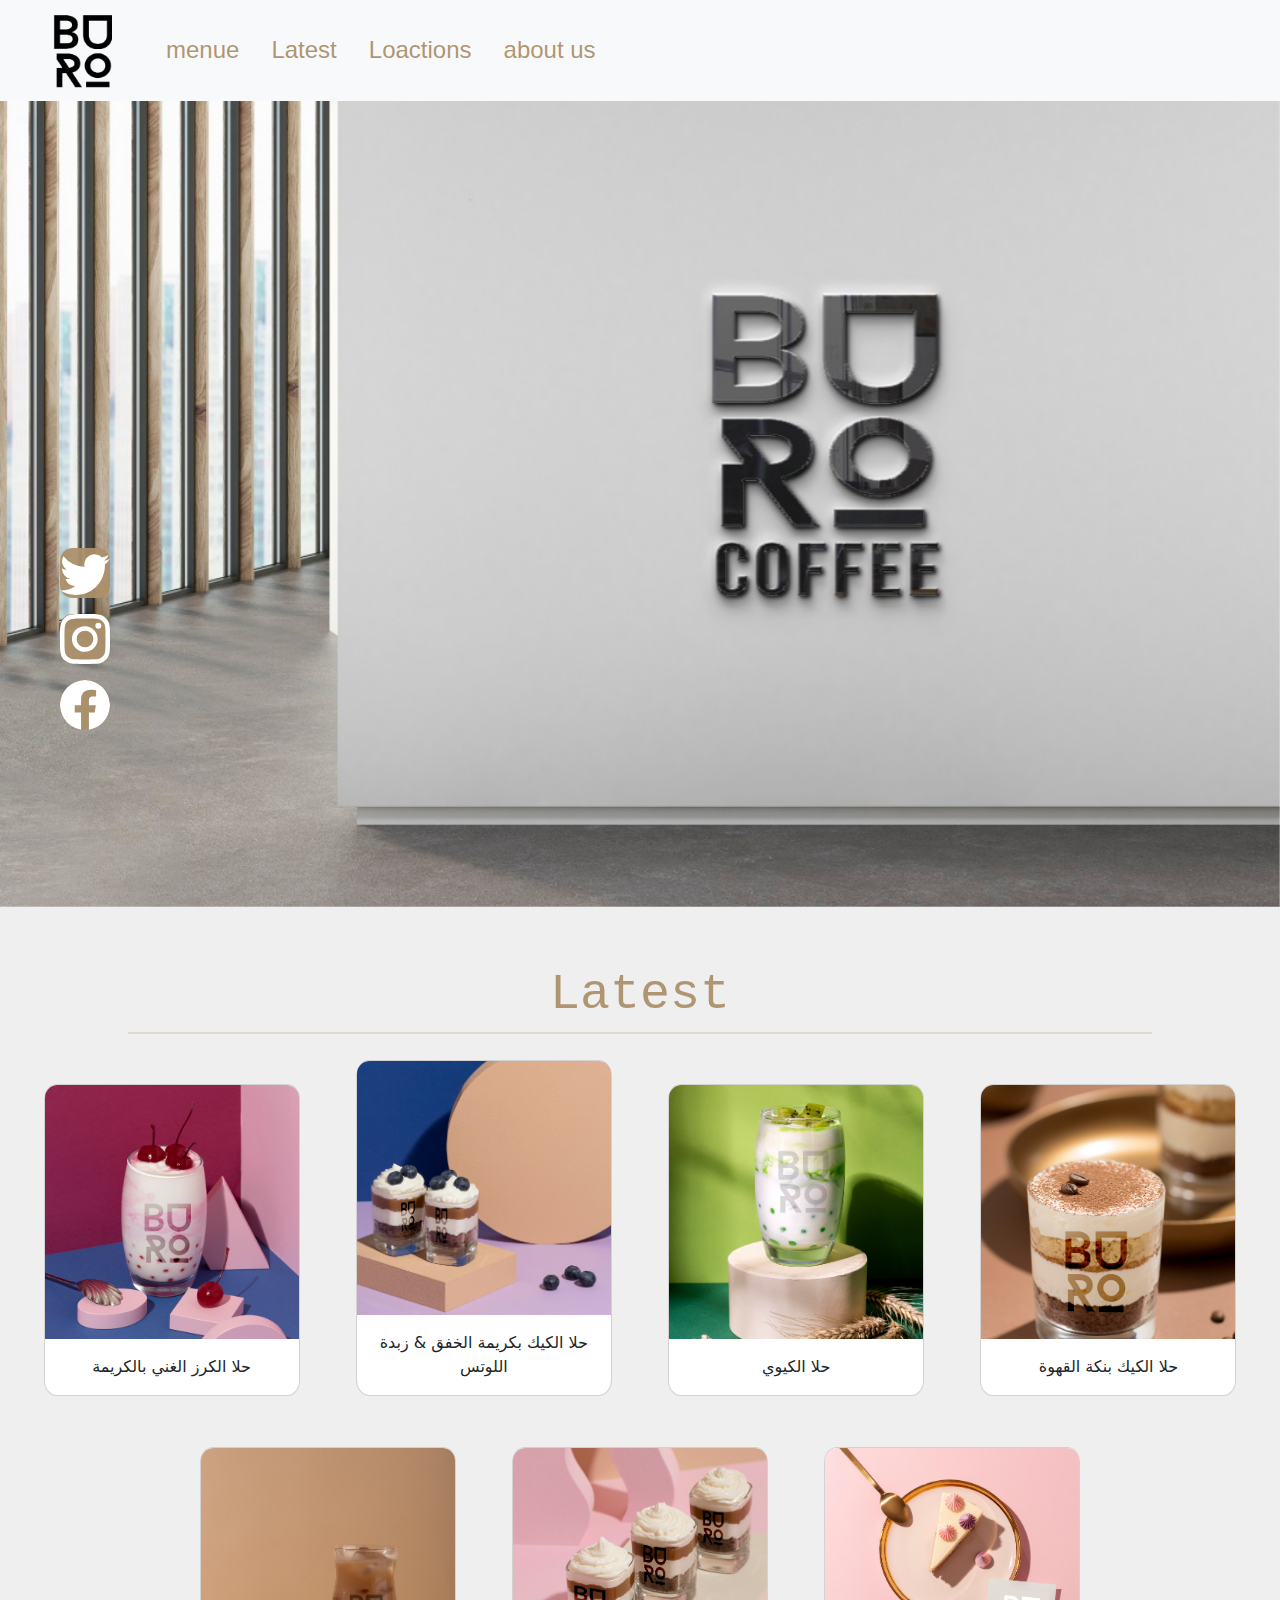
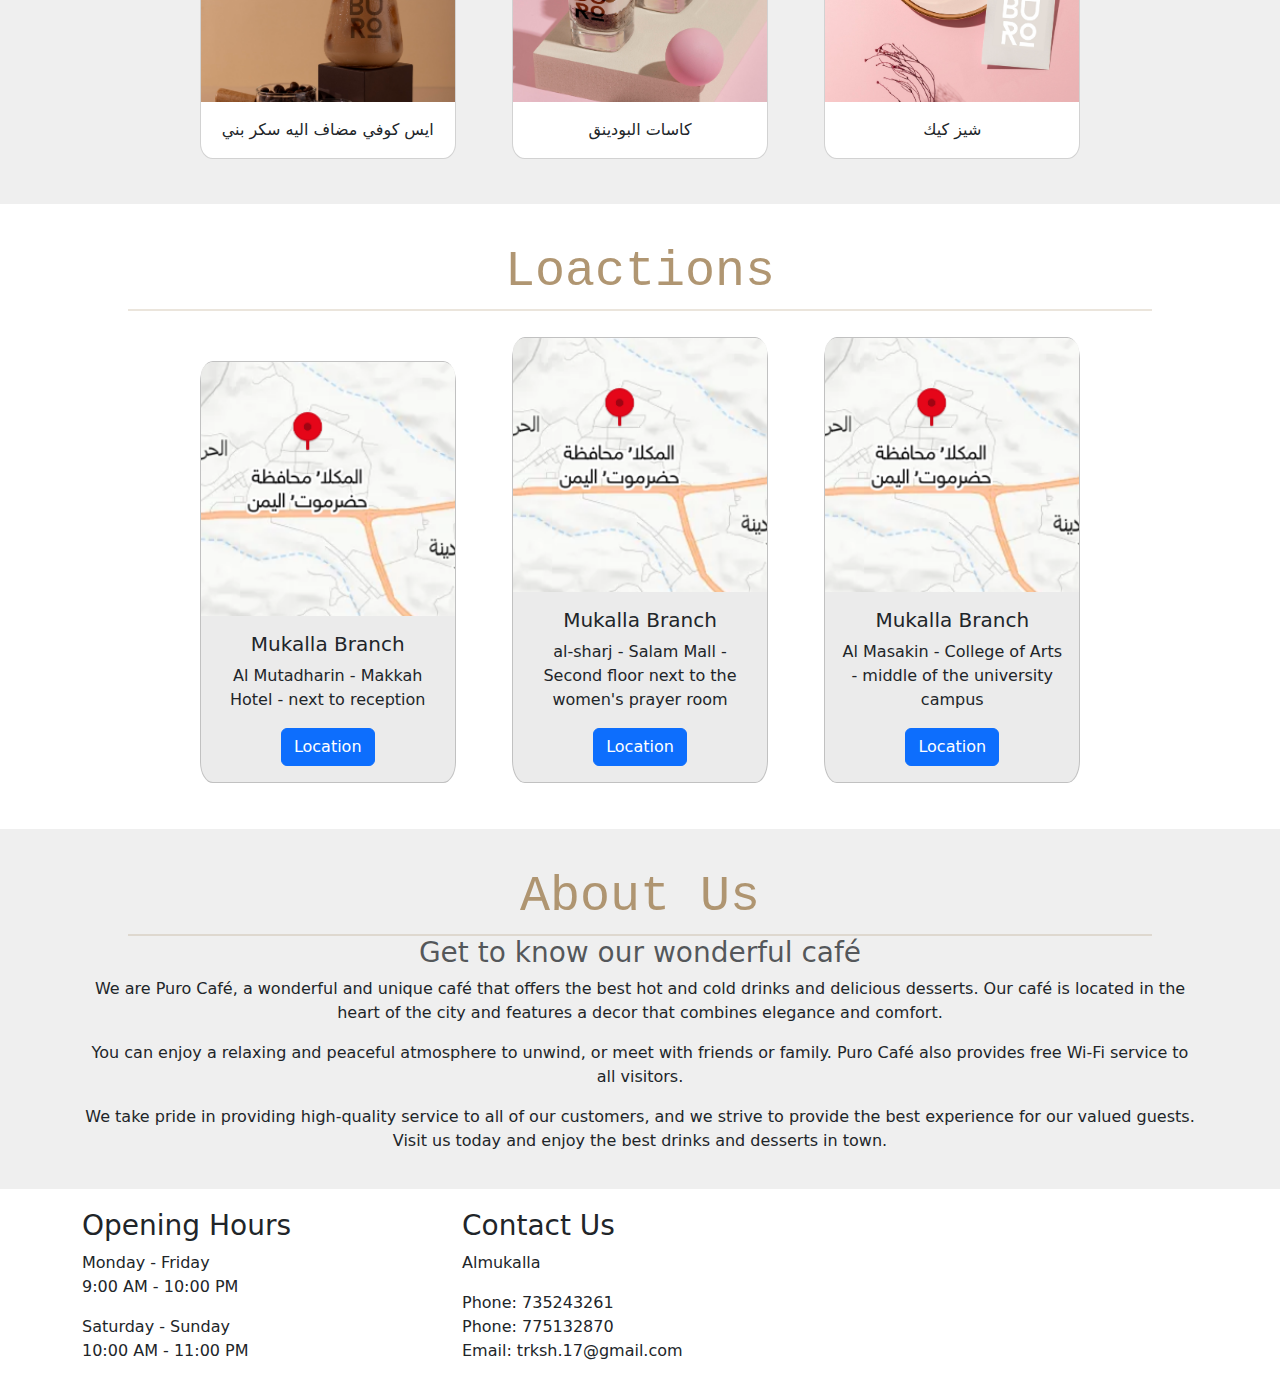
<file: index.html>
<html dir="ltr">
    <head>
        <meta charset="utf-8"/>
        <link rel="stylesheet" href="./assets/bootstrap.min.css" />
        <link rel="stylesheet" href="./assets/home.css" />
    </head>
    <body>
      <section id="first">
        <div id="carouselExampleSlidesOnly" class="carousel slide" data-bs-ride="carousel"  data-bs-interval="5000" >
          <div class="carousel-inner">
            <div class="carousel-item active">
              <img src="images/53.png" class="d-block w-100" alt="...">
            </div>
            <div class="carousel-item ">
              <img src="images/54.png" class="d-block w-100" alt="...">
            </div>
            <div class="carousel-item ">
              <img src="images/52.png" class="d-block w-100" alt="...">
            </div>
        </div>
      </section>


      <nav class="navbar navbar-expand-lg bg-body-tertiary fixed-top"  >
        <div class="container-fluid">
          <a class="navbar-brand" href="#" style="padding-left: 40px;">
            <img id="brf"src="./images/icon.png" alt="...">
          </a>
         <button  class="navbar-toggler" type="button" data-bs-toggle="collapse" data-bs-target="#navbarNavDropdown" aria-controls="navbarNavDropdown" aria-expanded="false" aria-label="Toggle navigation" style="right:3%;position: fixed; top:2%">
           <span class="navbar-toggler-icon"></span>
         </button>
              <div class="collapse navbar-collapse" id="navbarNavDropdown" style="padding-left:30px ;">
                <ul class="navbar-nav  nav-underline">
                  <li class="nav-item">
                    <a class="nav-link" href="food.html">menue</a>
                  </li>
                  <li class="nav-item">
                    <a class="nav-link" href="#news">Latest</a>
                  </li>
                  <li class="nav-item">
                    <a class="nav-link" href="#ourLoaction">Loactions</a>
                  </li>
                  <li class="nav-item">
                    <a class="nav-link" href="#aboutUs">about us</a>
                  </li>
                </ul>

              </div>
            </div>
          </nav>
          <section id="news">
            <header>Latest</header>
            <hr>
            <div class="myCards">
              <div class="card">
                <img src="images/7.png" class="card-img-top" alt="...">
                <div class="card-body">
                  <p class="card-text"> حلا الكرز الغني بالكريمة</p>
                </div>
              </div>

              <div class="card">
                <img src="images/11.png" class="card-img-top" alt="...">
                <div class="card-body">
                  <p class="card-text">حلا الكيك بكريمة الخفق & زبدة اللوتس</p>
                </div>
              </div>

              <div class="card">
                <img src="images/8.png" class="card-img-top" alt="...">
                <div class="card-body">
                  <p class="card-text">حلا الكيوي</p>
                </div>
              </div>

              <div class="card">
                <img src="images/15.png" class="card-img-top" alt="...">
                <div class="card-body">
                  <p class="card-text">حلا الكيك بنكة القهوة</p>
                </div>
              </div>

              <div class="card">
                <img src="images/22.png" class="card-img-top" alt="...">
                <div class="card-body">
                  <p class="card-text">ايس كوفي مضاف اليه سكر بني</p>
                </div>
              </div>

              <div class="card">
                <img src="./images/images/42.png" class="card-img-top" alt="...">
                <div class="card-body">
                  <p class="card-text">كاسات البودينق</p>
                </div>
              </div>

              <div class="card">
                <img src="./images/images/31.png" class="card-img-top" alt="...">
                <div class="card-body">
                  <p class="card-text">شيز كيك</p>
                </div>
              </div>



            </div> 


          </section>
          <section id="ourLoaction">
            <header>Loactions</header>
            <hr>
            <div class="myCards">
              <div class="card">
                <img src="images/location.png" class="card-img-top" alt="...">
                <div class="card-body">
                  <h5 class="card-title">Mukalla Branch</h5>
                  <p class="card-text">Al Mutadharin - Makkah Hotel - next to reception</p>
                  <a href="https://www.bing.com/maps?q=%D8%A7%D9%84%D9%85%D9%83%D9%84%D8%A7&satid=id.sid%3A38933ad2-7811-6585-aa1f-06fa0da9410a" target="_blank" class="btn btn-primary">Location</a>
                </div>
              </div>
              <div class="card">
                <img src="images/location.png" class="card-img-top" alt="...">
                <div class="card-body">
                  <h5 class="card-title">Mukalla Branch</h5>
                  <p class="card-text">al-sharj - Salam Mall - Second floor next to the women's prayer room</p>
                  <a href="https://www.bing.com/maps?q=%D8%A7%D9%84%D9%85%D9%83%D9%84%D8%A7&satid=id.sid%3A38933ad2-7811-6585-aa1f-06fa0da9410a" target="_blank" class="btn btn-primary">Location</a>
                </div>
              </div>
              <div class="card">
                <img src="images/location.png" class="card-img-top" alt="...">
                <div class="card-body">
                  <h5 class="card-title">Mukalla Branch</h5>
                  <p class="card-text">Al Masakin - College of Arts - middle of the university campus</p>
                  <a href="https://www.bing.com/maps?q=%D8%A7%D9%84%D9%85%D9%83%D9%84%D8%A7&satid=id.sid%3A38933ad2-7811-6585-aa1f-06fa0da9410a" target="_blank" class="btn btn-primary">Location</a>
                </div>
              </div>
            </div>
          </section>
          <section id="aboutUs">
            <header>About Us </header>
            <hr>
            <div class="container">
              <div class="row">
                <div class="col-lg-12 text-center">
                  <h3 class="section-subheading text-muted">Get to know our wonderful café</h3>
                </div>
              </div>
              <div class="row">
                <div class="col-lg-12">
                  <p>We are Puro Café, a wonderful and unique café that offers the best hot and cold drinks and delicious desserts. Our café is located in the heart of the city and features a decor that combines elegance and comfort.</p>
                  <p>You can enjoy a relaxing and peaceful atmosphere to unwind, or meet with friends or family. Puro Café also provides free Wi-Fi service to all visitors.</p>
                  <p>We take pride in providing high-quality service to all of our customers, and we strive to provide the best experience for our valued guests. Visit us today and enjoy the best drinks and desserts in town.</p>
                </div>
              </div>
            </div>
          </section>
          <nav class="nav flex-column itm " dir="ltr"  style="position: fixed; top: 0; left: 0; right: 0; z-index: 9999;">
            <div class=" navbar-nav" style="position: fixed; top : 60%">
            <a class="nav-link active" aria-current="page" href="https://twitter.com/" target="_blank"><svg xmlns="http://www.w3.org/2000/svg"  width="50px" height="50px" fill="currentColor" class="bi bi-twitter" viewBox="0 0 16 16">
              <path d="M5.026 15c6.038 0 9.341-5.003 9.341-9.334 0-.14 0-.282-.006-.422A6.685 6.685 0 0 0 16 3.542a6.658 6.658 0 0 1-1.889.518 3.301 3.301 0 0 0 1.447-1.817 6.533 6.533 0 0 1-2.087.793A3.286 3.286 0 0 0 7.875 6.03a9.325 9.325 0 0 1-6.767-3.429 3.289 3.289 0 0 0 1.018 4.382A3.323 3.323 0 0 1 .64 6.575v.045a3.288 3.288 0 0 0 2.632 3.218 3.203 3.203 0 0 1-.865.115 3.23 3.23 0 0 1-.614-.057 3.283 3.283 0 0 0 3.067 2.277A6.588 6.588 0 0 1 .78 13.58a6.32 6.32 0 0 1-.78-.045A9.344 9.344 0 0 0 5.026 15z"/>
            </svg></a>
            <a class="nav-link" href="https://www.instagram.com/" target="_blank"><svg xmlns="http://www.w3.org/2000/svg"   width="50px" height="50px" fill="currentColor" class="bi bi-instagram" viewBox="0 0 16 16">
              <path d="M8 0C5.829 0 5.556.01 4.703.048 3.85.088 3.269.222 2.76.42a3.917 3.917 0 0 0-1.417.923A3.927 3.927 0 0 0 .42 2.76C.222 3.268.087 3.85.048 4.7.01 5.555 0 5.827 0 8.001c0 2.172.01 2.444.048 3.297.04.852.174 1.433.372 1.942.205.526.478.972.923 1.417.444.445.89.719 1.416.923.51.198 1.09.333 1.942.372C5.555 15.99 5.827 16 8 16s2.444-.01 3.298-.048c.851-.04 1.434-.174 1.943-.372a3.916 3.916 0 0 0 1.416-.923c.445-.445.718-.891.923-1.417.197-.509.332-1.09.372-1.942C15.99 10.445 16 10.173 16 8s-.01-2.445-.048-3.299c-.04-.851-.175-1.433-.372-1.941a3.926 3.926 0 0 0-.923-1.417A3.911 3.911 0 0 0 13.24.42c-.51-.198-1.092-.333-1.943-.372C10.443.01 10.172 0 7.998 0h.003zm-.717 1.442h.718c2.136 0 2.389.007 3.232.046.78.035 1.204.166 1.486.275.373.145.64.319.92.599.28.28.453.546.598.92.11.281.24.705.275 1.485.039.843.047 1.096.047 3.231s-.008 2.389-.047 3.232c-.035.78-.166 1.203-.275 1.485a2.47 2.47 0 0 1-.599.919c-.28.28-.546.453-.92.598-.28.11-.704.24-1.485.276-.843.038-1.096.047-3.232.047s-2.39-.009-3.233-.047c-.78-.036-1.203-.166-1.485-.276a2.478 2.478 0 0 1-.92-.598 2.48 2.48 0 0 1-.6-.92c-.109-.281-.24-.705-.275-1.485-.038-.843-.046-1.096-.046-3.233 0-2.136.008-2.388.046-3.231.036-.78.166-1.204.276-1.486.145-.373.319-.64.599-.92.28-.28.546-.453.92-.598.282-.11.705-.24 1.485-.276.738-.034 1.024-.044 2.515-.045v.002zm4.988 1.328a.96.96 0 1 0 0 1.92.96.96 0 0 0 0-1.92zm-4.27 1.122a4.109 4.109 0 1 0 0 8.217 4.109 4.109 0 0 0 0-8.217zm0 1.441a2.667 2.667 0 1 1 0 5.334 2.667 2.667 0 0 1 0-5.334z"/>
            </svg></a>
            <a class="nav-link" href="https://ar-ar.facebook.com/" target="_blank" ><svg xmlns="http://www.w3.org/2000/svg" style="border-radius:50% ;" width="50px" height="50px" fill="currentColor" class="bi bi-facebook" viewBox="0 0 16 16" >
              <path d="M16 8.049c0-4.446-3.582-8.05-8-8.05C3.58 0-.002 3.603-.002 8.05c0 4.017 2.926 7.347 6.75 7.951v-5.625h-2.03V8.05H6.75V6.275c0-2.017 1.195-3.131 3.022-3.131.876 0 1.791.157 1.791.157v1.98h-1.009c-.993 0-1.303.621-1.303 1.258v1.51h2.218l-.354 2.326H9.25V16c3.824-.604 6.75-3.934 6.75-7.951z"/>
            </svg></a>
            </div>
          </nav>

          <section id="footer">
            <footer >
              <div class="container">
                <div class="row">
                  <div class="col-md-4">
                    <h3>Opening Hours</h3>
                    <p>Monday - Friday<br>9:00 AM - 10:00 PM</p>
                    <p>Saturday - Sunday<br>10:00 AM - 11:00 PM</p>
                  </div>
                  <div class="col-md-4">
                    <h3>Contact Us</h3>
                    <p>Almukalla</p>
                    <p>Phone: 735243261<br>Phone: 775132870 <br>Email: trksh.17@gmail.com</p>
                  </div>
                </div>
              </div>
            </footer>
          </section>
        <script src="./assets/bootstrap.bundle.min.js"></script>
    </body>
</html>
</file>
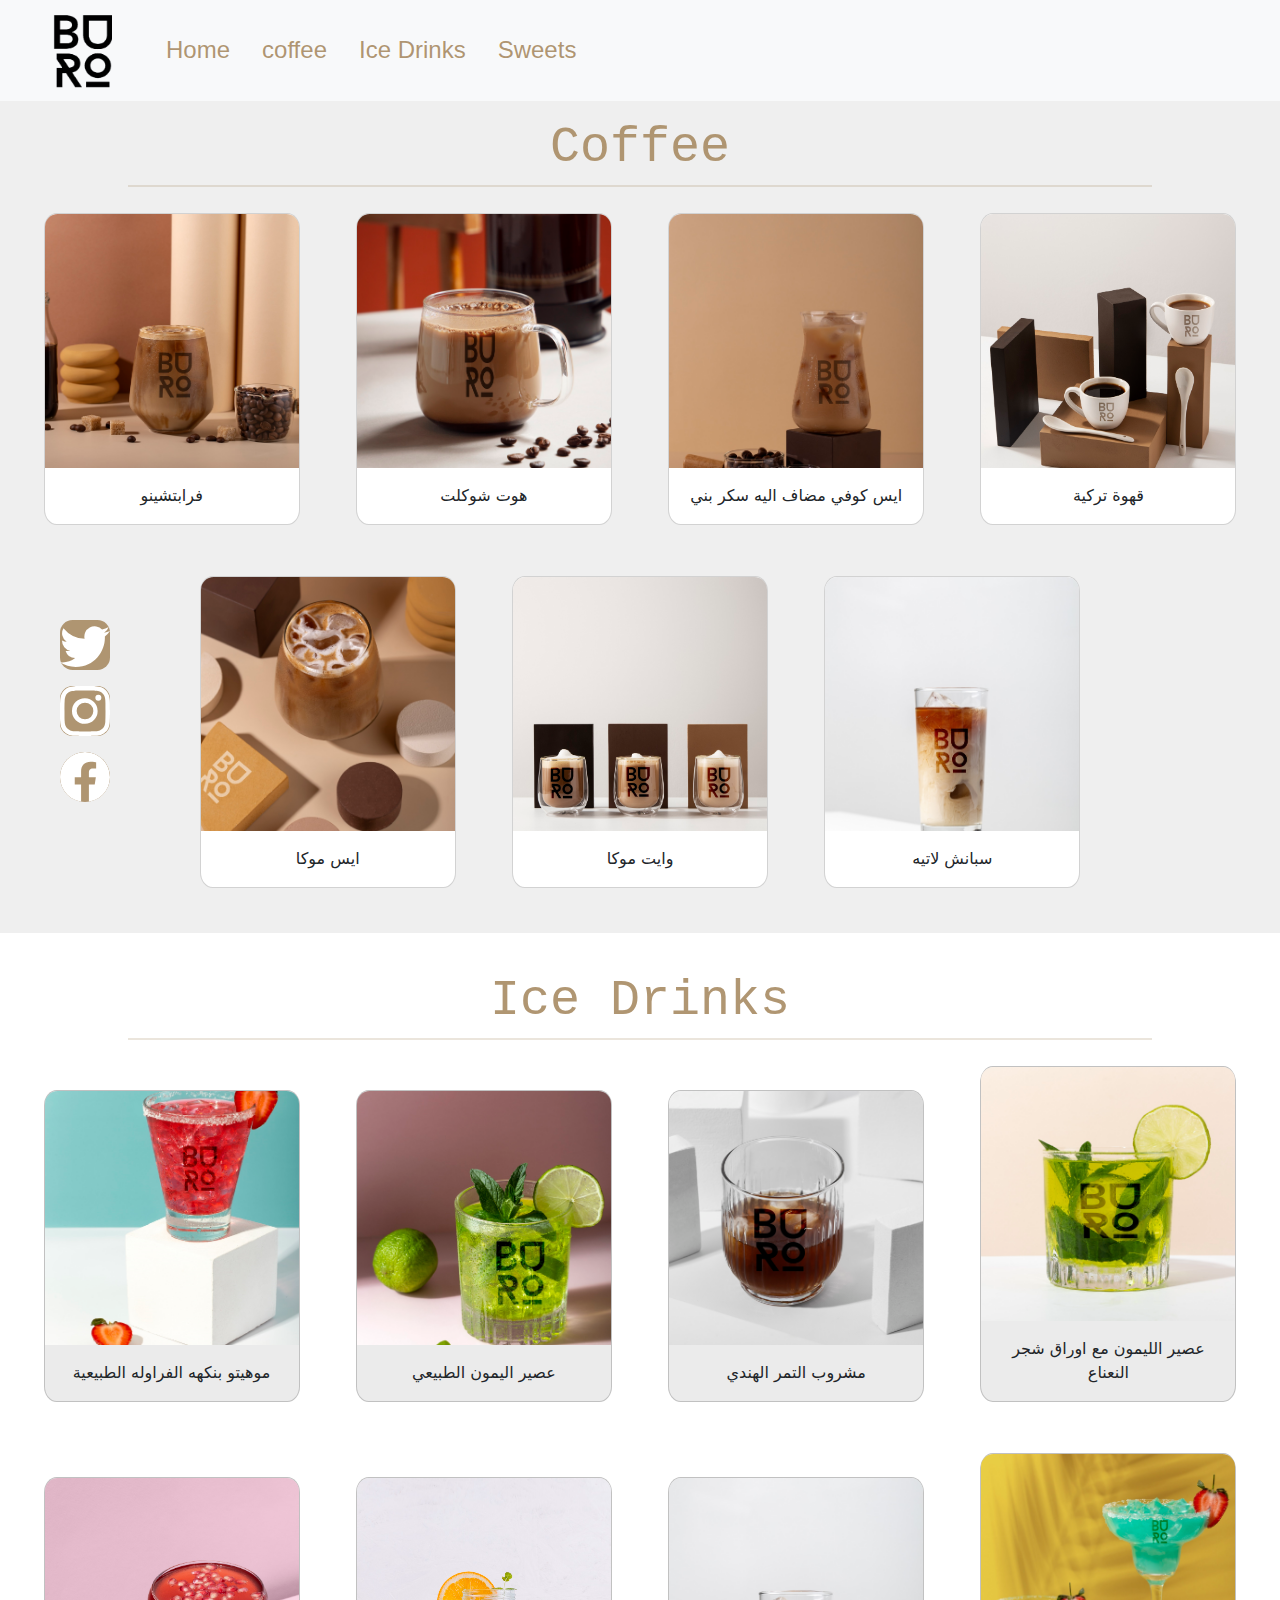
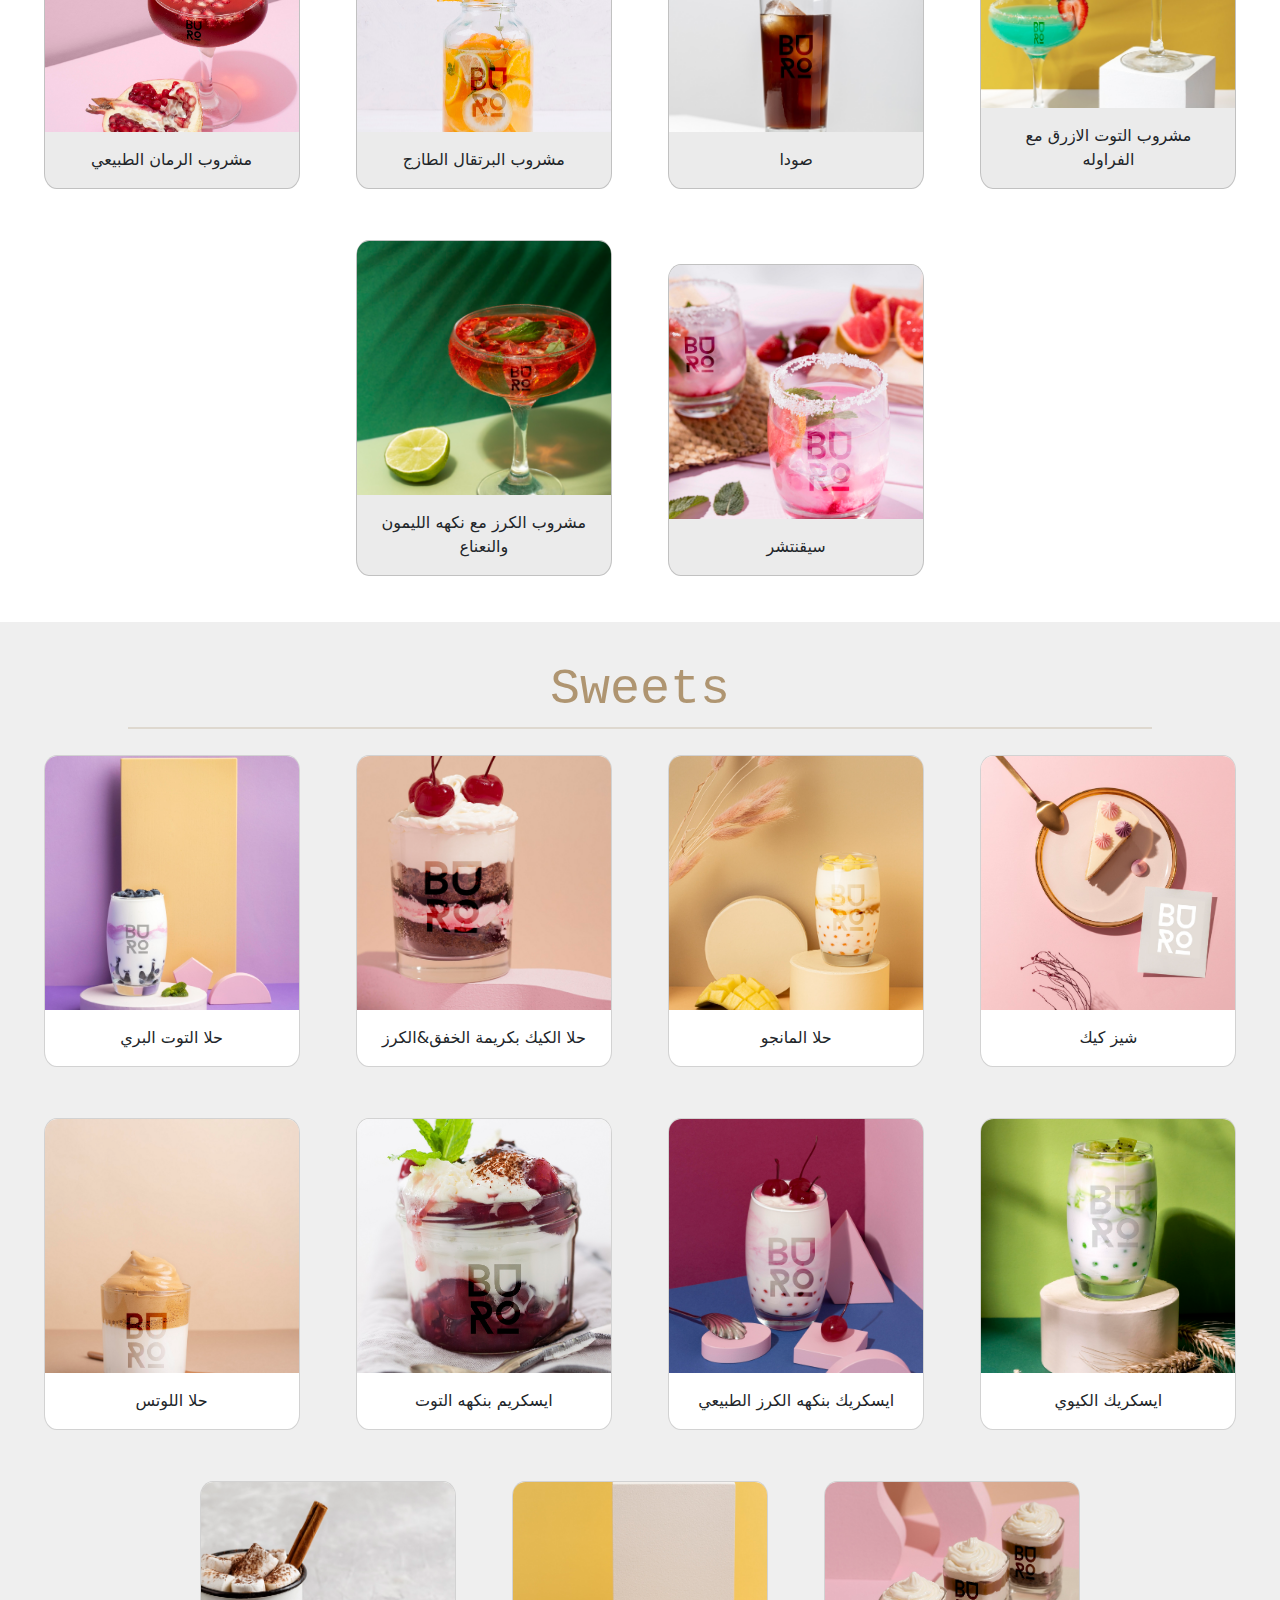
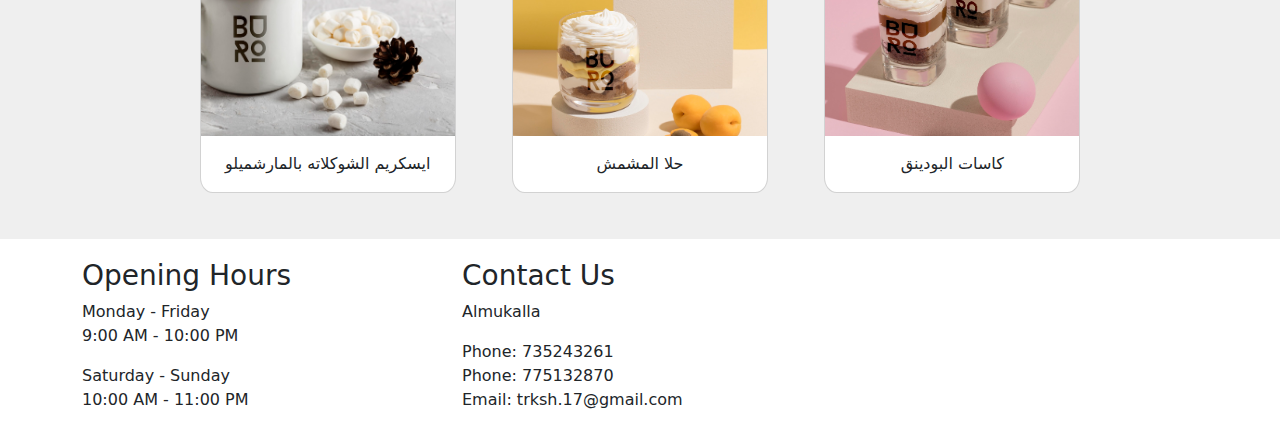
<file: food.html>
<html dir="ltr">
    <head>
        <meta charset="utf-8"/>
        <link rel="stylesheet" href="./assets/bootstrap.min.css" />
        <link rel="stylesheet" href="./assets/home.css" />
    </head>
    <body>
      
      <nav class="navbar navbar-expand-lg bg-body-tertiary fixed-top"  >
        <div class="container-fluid">
          <a class="navbar-brand" href="#" style="padding-left: 40px;">
            <img id="brf"src="./images/icon.png" alt="...">
          </a>
         <button  class="navbar-toggler" type="button" data-bs-toggle="collapse" data-bs-target="#navbarNavDropdown" aria-controls="navbarNavDropdown" aria-expanded="false" aria-label="Toggle navigation" style="right:3%;position: fixed; top:2%">
           <span class="navbar-toggler-icon"></span>
         </button>
              <div class="collapse navbar-collapse" id="navbarNavDropdown" style="padding-left:30px ;">
                <ul class="navbar-nav  nav-underline">
                  <li class="nav-item">
                    <a class="nav-link" href="index.html">Home</a>
                  </li>
                  <li class="nav-item">
                    <a class="nav-link" href="#coffee">coffee</a>
                  </li>
                  <li class="nav-item">
                    <a class="nav-link" href="#ourLoaction">Ice Drinks</a>
                  </li>
                  <li class="nav-item">
                    <a class="nav-link" href="#food">Sweets</a>
                  </li>
                </ul>
              </div>
            </div>
        </nav>
        <section id="coffee" class="coffee">
          <header>Coffee</header>
          <hr>
          <div class="myCards">
              <div class="card">
                <img src="images/coffee/19.png" class="card-img-top" alt="...">
                <div class="card-body">
                  <p class="card-text">فرابتشينو</p>
                </div>
              </div>

              <div class="card">
                <img src="images/coffee/21.png" class="card-img-top" alt="...">
                <div class="card-body">
                  <p class="card-text">هوت شوكلت</p>
                </div>
              </div>

              <div class="card">
                <img src="images/coffee/22.png" class="card-img-top" alt="...">
                <div class="card-body">
                  <p class="card-text">ايس كوفي مضاف اليه سكر بني</p>
                </div>
              </div>

              <div class="card">
                  <img src="images/coffee/25.png"class="card-img-top" alt="...">
                  <div class="card-body">
                    <p class="card-text">قهوة تركية</p>
                  </div>
                </div>

                <div class="card">
                  <img src="images/coffee/27.png" class="card-img-top" alt="...">
                  <div class="card-body">
                    <p class="card-text">ايس موكا</p>
                  </div>
                </div>
  
                <div class="card">
                  <img src="images/coffee/34.png" class="card-img-top" alt="...">
                  <div class="card-body">
                    <p class="card-text">وايت موكا</p>
                  </div>
                </div>

                <div class="card">
                  <img src="images/coffee/35.png" class="card-img-top" alt="...">
                  <div class="card-body">
                    <p class="card-text">سبانش لاتيه</p>
                  </div>
                </div>
  
          </div> 
      </section>

      <section id="ourLoaction">
          <header>Ice Drinks</header>
          <hr>
          <div class="myCards">
              <div class="card">
                <img src="images/drink/16.png" class="card-img-top" alt="...">
                <div class="card-body">
                  <p class="card-text">موهيتو بنكهه الفراوله الطبيعية</p>
                </div>
              </div>
              <div class="card">
                <img src="images/drink/17.png" class="card-img-top" alt="...">
                <div class="card-body">
                  <p class="card-text">عصير اليمون الطبيعي </p>
                </div>
              </div>

              <div class="card">
                <img src="images/drink/20.png" class="card-img-top" alt="...">
                <div class="card-body">
                  <p class="card-text">مشروب التمر الهندي </p>
                </div>
              </div>

              <div class="card">
                <img src="images/drink/28.png" class="card-img-top" alt="...">
                <div class="card-body">
                  <p class="card-text">عصير الليمون مع اوراق شجر النعناع</p>
                </div>
              </div>

              <div class="card">
                  <img src="images/drink/30.png" class="card-img-top" alt="...">
                  <div class="card-body">
                    <p class="card-text"> مشروب الرمان الطبيعي </p>
                  </div>
                </div>
              <div class="card">
                  <img src="images/drink/32.png" class="card-img-top" alt="...">
                  <div class="card-body">
                    <p class="card-text">مشروب البرتقال الطازج </p>
                  </div>
                </div>
              <div class="card">
                  <img src="images/drink/33.png" class="card-img-top" alt="...">
                  <div class="card-body">
                    <p class="card-text">صودا </p>
                  </div>
                </div>
              <div class="card">
                  <img src="images/drink/38.png" class="card-img-top" alt="...">
                  <div class="card-body">
                    <p class="card-text">مشروب التوت الازرق مع الفراوله</p>
                  </div>
                </div>
              <div class="card">
                  <img src="images/drink/39.png" class="card-img-top" alt="...">
                  <div class="card-body">
                    <p class="card-text"> مشروب الكرز مع نكهه الليمون والنعناع</p>
                  </div>
                </div>
              <div class="card">
                  <img src="images/drink/41.png" class="card-img-top" alt="...">
                  <div class="card-body">
                    <p class="card-text"> سيقنتشر </p>
                  </div>
                </div>
              
          
          
          </div>

      </section>
      <section id="food">
          <header>Sweets</header>
          <hr>
          <div class="myCards">
              <div class="card">
                <img src="./images/images/1.png" class="card-img-top" alt="...">
                <div class="card-body">
                  <p class="card-text">حلا التوت البري</p>
                </div>
              </div>
              <div class="card">
                <img src="./images/images/2.png" class="card-img-top" alt="...">
                <div class="card-body">
                  <p class="card-text">حلا الكيك بكريمة الخفق&الكرز</p>
                </div>
              </div>

              <div class="card">
                <img src="./images/images/3.png" class="card-img-top" alt="...">
                <div class="card-body">
                  <p class="card-text">حلا المانجو</p>
                </div>
              </div>

              <div class="card">
                <img src="./images/images/31.png" class="card-img-top" alt="...">
                <div class="card-body">
                  <p class="card-text">شيز كيك</p>
                </div>
              </div>

              <div class="card">
                <img src="./images/images/5.png" class="card-img-top" alt="...">
                <div class="card-body">
                  <p class="card-text">حلا اللوتس</p>
                </div>
              </div>

              <div class="card">
                  <img src="./images/images/6.png" class="card-img-top" alt="...">
                  <div class="card-body">
                    <p class="card-text"> ايسكريم بنكهه التوت </p>
                  </div>
                </div>
          
                <div class="card">
                  <img src="./images/images/7.png" class="card-img-top" alt="...">
                  <div class="card-body">
                    <p class="card-text"> ايسكريك بنكهه الكرز الطبيعي</p>
                  </div>
                </div>
          
                <div class="card">
                  <img src="./images/images/8.png" class="card-img-top" alt="...">
                  <div class="card-body">
                    <p class="card-text"> ايسكريك الكيوي </p>
                  </div>
                </div>

                <div class="card">
                  <img src="./images/images/26.png" class="card-img-top" alt="...">
                  <div class="card-body">
                    <p class="card-text">ايسكريم الشوكلاته بالمارشميلو</p>
                  </div>
                </div>

                <div class="card">
                  <img src="./images/images/10.png" class="card-img-top" alt="...">
                  <div class="card-body">
                    <p class="card-text">حلا المشمش</p>
                  </div>
                </div>

                <div class="card">
                  <img src="./images/images/42.png" class="card-img-top" alt="...">
                  <div class="card-body">
                    <p class="card-text"> كاسات البودينق</p>
                  </div>
                </div>
          </div>
      </section>
          <nav class="nav flex-column itm " dir="ltr">
            <div class="navbar-nav" style="position: fixed; bottom: 10%">
            <a class="nav-link active" aria-current="page" href="https://twitter.com/" target="_blank"><svg xmlns="http://www.w3.org/2000/svg"  width="50px" height="50px" fill="currentColor" class="bi bi-twitter" viewBox="0 0 16 16">
              <path d="M5.026 15c6.038 0 9.341-5.003 9.341-9.334 0-.14 0-.282-.006-.422A6.685 6.685 0 0 0 16 3.542a6.658 6.658 0 0 1-1.889.518 3.301 3.301 0 0 0 1.447-1.817 6.533 6.533 0 0 1-2.087.793A3.286 3.286 0 0 0 7.875 6.03a9.325 9.325 0 0 1-6.767-3.429 3.289 3.289 0 0 0 1.018 4.382A3.323 3.323 0 0 1 .64 6.575v.045a3.288 3.288 0 0 0 2.632 3.218 3.203 3.203 0 0 1-.865.115 3.23 3.23 0 0 1-.614-.057 3.283 3.283 0 0 0 3.067 2.277A6.588 6.588 0 0 1 .78 13.58a6.32 6.32 0 0 1-.78-.045A9.344 9.344 0 0 0 5.026 15z"/>
            </svg></a>
            <a class="nav-link" href="https://www.instagram.com/" target="_blank"><svg xmlns="http://www.w3.org/2000/svg"   width="50px" height="50px" fill="currentColor" class="bi bi-instagram" viewBox="0 0 16 16">
              <path d="M8 0C5.829 0 5.556.01 4.703.048 3.85.088 3.269.222 2.76.42a3.917 3.917 0 0 0-1.417.923A3.927 3.927 0 0 0 .42 2.76C.222 3.268.087 3.85.048 4.7.01 5.555 0 5.827 0 8.001c0 2.172.01 2.444.048 3.297.04.852.174 1.433.372 1.942.205.526.478.972.923 1.417.444.445.89.719 1.416.923.51.198 1.09.333 1.942.372C5.555 15.99 5.827 16 8 16s2.444-.01 3.298-.048c.851-.04 1.434-.174 1.943-.372a3.916 3.916 0 0 0 1.416-.923c.445-.445.718-.891.923-1.417.197-.509.332-1.09.372-1.942C15.99 10.445 16 10.173 16 8s-.01-2.445-.048-3.299c-.04-.851-.175-1.433-.372-1.941a3.926 3.926 0 0 0-.923-1.417A3.911 3.911 0 0 0 13.24.42c-.51-.198-1.092-.333-1.943-.372C10.443.01 10.172 0 7.998 0h.003zm-.717 1.442h.718c2.136 0 2.389.007 3.232.046.78.035 1.204.166 1.486.275.373.145.64.319.92.599.28.28.453.546.598.92.11.281.24.705.275 1.485.039.843.047 1.096.047 3.231s-.008 2.389-.047 3.232c-.035.78-.166 1.203-.275 1.485a2.47 2.47 0 0 1-.599.919c-.28.28-.546.453-.92.598-.28.11-.704.24-1.485.276-.843.038-1.096.047-3.232.047s-2.39-.009-3.233-.047c-.78-.036-1.203-.166-1.485-.276a2.478 2.478 0 0 1-.92-.598 2.48 2.48 0 0 1-.6-.92c-.109-.281-.24-.705-.275-1.485-.038-.843-.046-1.096-.046-3.233 0-2.136.008-2.388.046-3.231.036-.78.166-1.204.276-1.486.145-.373.319-.64.599-.92.28-.28.546-.453.92-.598.282-.11.705-.24 1.485-.276.738-.034 1.024-.044 2.515-.045v.002zm4.988 1.328a.96.96 0 1 0 0 1.92.96.96 0 0 0 0-1.92zm-4.27 1.122a4.109 4.109 0 1 0 0 8.217 4.109 4.109 0 0 0 0-8.217zm0 1.441a2.667 2.667 0 1 1 0 5.334 2.667 2.667 0 0 1 0-5.334z"/>
            </svg></a>
            <a class="nav-link" href="https://ar-ar.facebook.com/" target="_blank"><svg xmlns="http://www.w3.org/2000/svg" style="border-radius:50% ;" width="50px" height="50px" fill="currentColor" class="bi bi-facebook" viewBox="0 0 16 16" >
              <path d="M16 8.049c0-4.446-3.582-8.05-8-8.05C3.58 0-.002 3.603-.002 8.05c0 4.017 2.926 7.347 6.75 7.951v-5.625h-2.03V8.05H6.75V6.275c0-2.017 1.195-3.131 3.022-3.131.876 0 1.791.157 1.791.157v1.98h-1.009c-.993 0-1.303.621-1.303 1.258v1.51h2.218l-.354 2.326H9.25V16c3.824-.604 6.75-3.934 6.75-7.951z"/>
            </svg></a>
            </div>
          </nav>
          
          <section id="footer">
            <footer >
              <div class="container">
                <div class="row">
                  <div class="col-md-4">
                    <h3>Opening Hours</h3>
                    <p>Monday - Friday<br>9:00 AM - 10:00 PM</p>
                    <p>Saturday - Sunday<br>10:00 AM - 11:00 PM</p>
                  </div>
                  <div class="col-md-4">
                    <h3>Contact Us</h3>
                    <p>Almukalla</p>
                    <p>Phone: 735243261<br>Phone: 775132870 <br>Email: trksh.17@gmail.com</p>
                  </div>
                </div>
              </div>
            </footer>
          </section>
        <script src="./assets/bootstrap.bundle.min.js"></script>
    </body>
</html>
</file>
<file: assets/home.css>
body{
    background-color:rgb(239, 239, 239);
}
header{
    text-align: center;
    padding: 10px 10px 0px 10px;
    color: rgba(171, 143, 105, 0.943);
    font-size: 50px;
    font-family:'Courier New', Courier, monospace;
}
.fixed-top{
    font-size: 24px;
}
hr{
    color: rgba(171, 143, 105, 0.943);
    align-items: center;
    height: 2px;
    border: none;
    background-color: rgba(171, 143, 105, 0.943);
    width: 80%;
    margin: auto;
    
}
.myCards .card {
    border-radius: 5%;
    display: inline-block;
    margin: 2%;
    width: 20%;
}
.myCards{
    text-align: center;
}
#ourLoaction{
    background-color: #fff;
    color:rgb(0, 0, 0);
}
#ourLoaction .myCards .card{
    background-color: rgb(235, 235, 235);
}

#aboutUs{
    text-align: center;
    align-items: center;
}
section{
    padding-top:20px ;
    padding-bottom: 20px;
}
#footer{
    background-color: #fff;
}

.cen{
    text-align: center;
    align-items: center;
    margin: auto;

}

.nav-link svg {
    background-color: rgba(171, 143, 105, 0.943);
    border-radius: 25%;
    color: #fff;
  }

.navbar-nav .nav-link {
    color: rgba(171, 143, 105, 0.943);
  }

.carousel-item img {
    padding-top:30px ;
    width: 100% ;
    margin: auto;
    max-width: 100%;
    height: 93%;
    object-fit:cover;
  }
.itm{
    text-align: center;
    
    text-align: left;
    align-items: left;
    padding-left: 60px;
    margin: auto;
}
.myCards .card .card-img-top{
    border-radius: 5% 5% 0% 0%;
}
 .ali{
    background-color: #fff;
    display: inline-block;
  }

nav a{
    font-family: Verdana, Geneva, Tahoma, sans-serif;
}
.card img{
    /* width: 18rem;
    height: 20rem;
    overflow: hidden; */
    width: 100%;
    aspect-ratio: 1/1;
    object-fit: cover;
}

#brf{
    width: 60px;
    aspect-ratio: 1/1.25;
}
.coffee{
    padding-top: 100px;
}

#first{
    padding-top: 70px;
}
@media(orientation: portrait){
    .col-md-4{
        width: 50%;
    }
    .nav-link{
        font-size: 40px;
        padding: 10px;
    }
    .carousel-item img{
        padding-top: 0px;
    }
    #first{
        padding-top: 15%;
    }
    .btn-primary{
        font-size: 24px;
    }
    body{
        font-size: 24px;
    }
    .coffee{
        padding-top: 25%;
    }
    #brf{
        width: 110px;
        height: 150px;
        
    }
    .fixed-top{
        min-height: 10%;
        max-height: 60%;
    } 
    .navbar-toggler-icon{
        height: 80px;
        width: 80px;
    }
    .carousel-item img {
        height: 50%;
        
      }
    .myCards .card {
        /* margin: auto; */
        display: inline-flex;
        width: 45%;
        /* aspect-ratio: 1/1; */
        /* margin-bottom: 2%; */
        /* height: 0; */
    }
    #ourLoaction .myCards .card .card-body{
        max-height: 250px;
        min-height: 250px;
        box-sizing:content-box;
    }
    .myCards .card .card-body{
        max-height: 150px;
        min-height: 150px;
    }
    .card-text{
        font-size: 30px;
    }
    .nav-link svg{
        width: 100px;
        height: 100px;
    }
}
</file>
